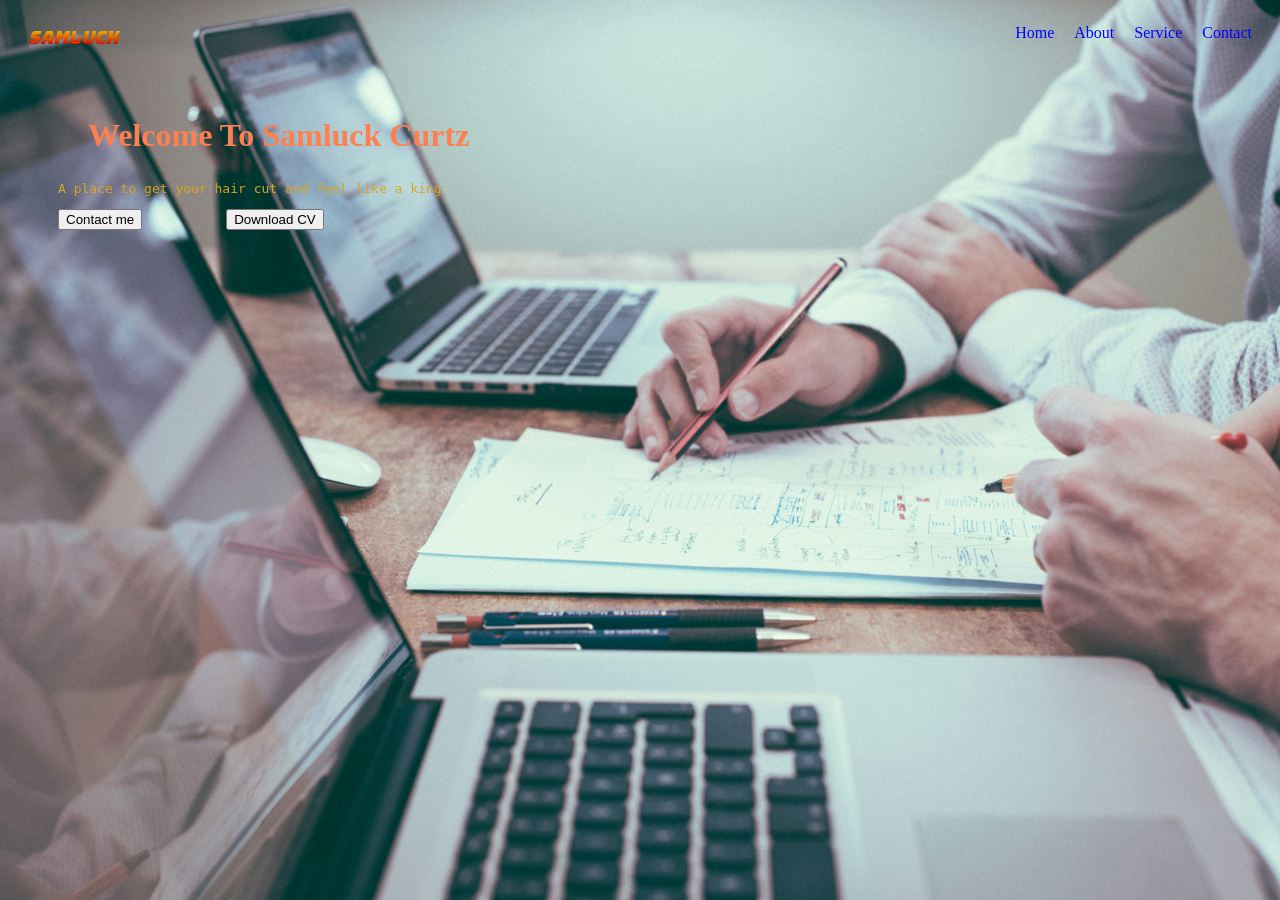
<file: index.html>
<!DOCTYPE html>
<html lang="en">
<head>
    <meta charset="UTF-8">
    <meta name="viewport" content="width=device-width, initial-scale=1.0">
    <title>Document</title>
    <link rel="stylesheet" href="style.css">
    <link rel="preconnect" href="https://fonts.googleapis.com">
<link rel="preconnect" href="https://fonts.gstatic.com" crossorigin>
<link href="https://fonts.googleapis.com/css2?family=Bungee+Spice&display=swap" rel="stylesheet">
</head>
<body>
    <header>
        <p class="luck">Samluck</p>
        <nav>
            <ul>
                <li>Home</li>
                <li>About</li>
                <li>Service</li>
                <li>Contact</li>
            </ul>
        </nav>
    </header>

    <section>
        <div class="LOST">
           <h1 class="lust">Welcome To Samluck Curtz</h1>
         <p class="lost">A place to get your hair cut and feel like a king</p>
       </div>
       <div class="loop">
         <button class="last">Contact me</button>
         <button class="pc">Download CV</button>
        </div>

    </section>

    

</body>
</html>
</file>
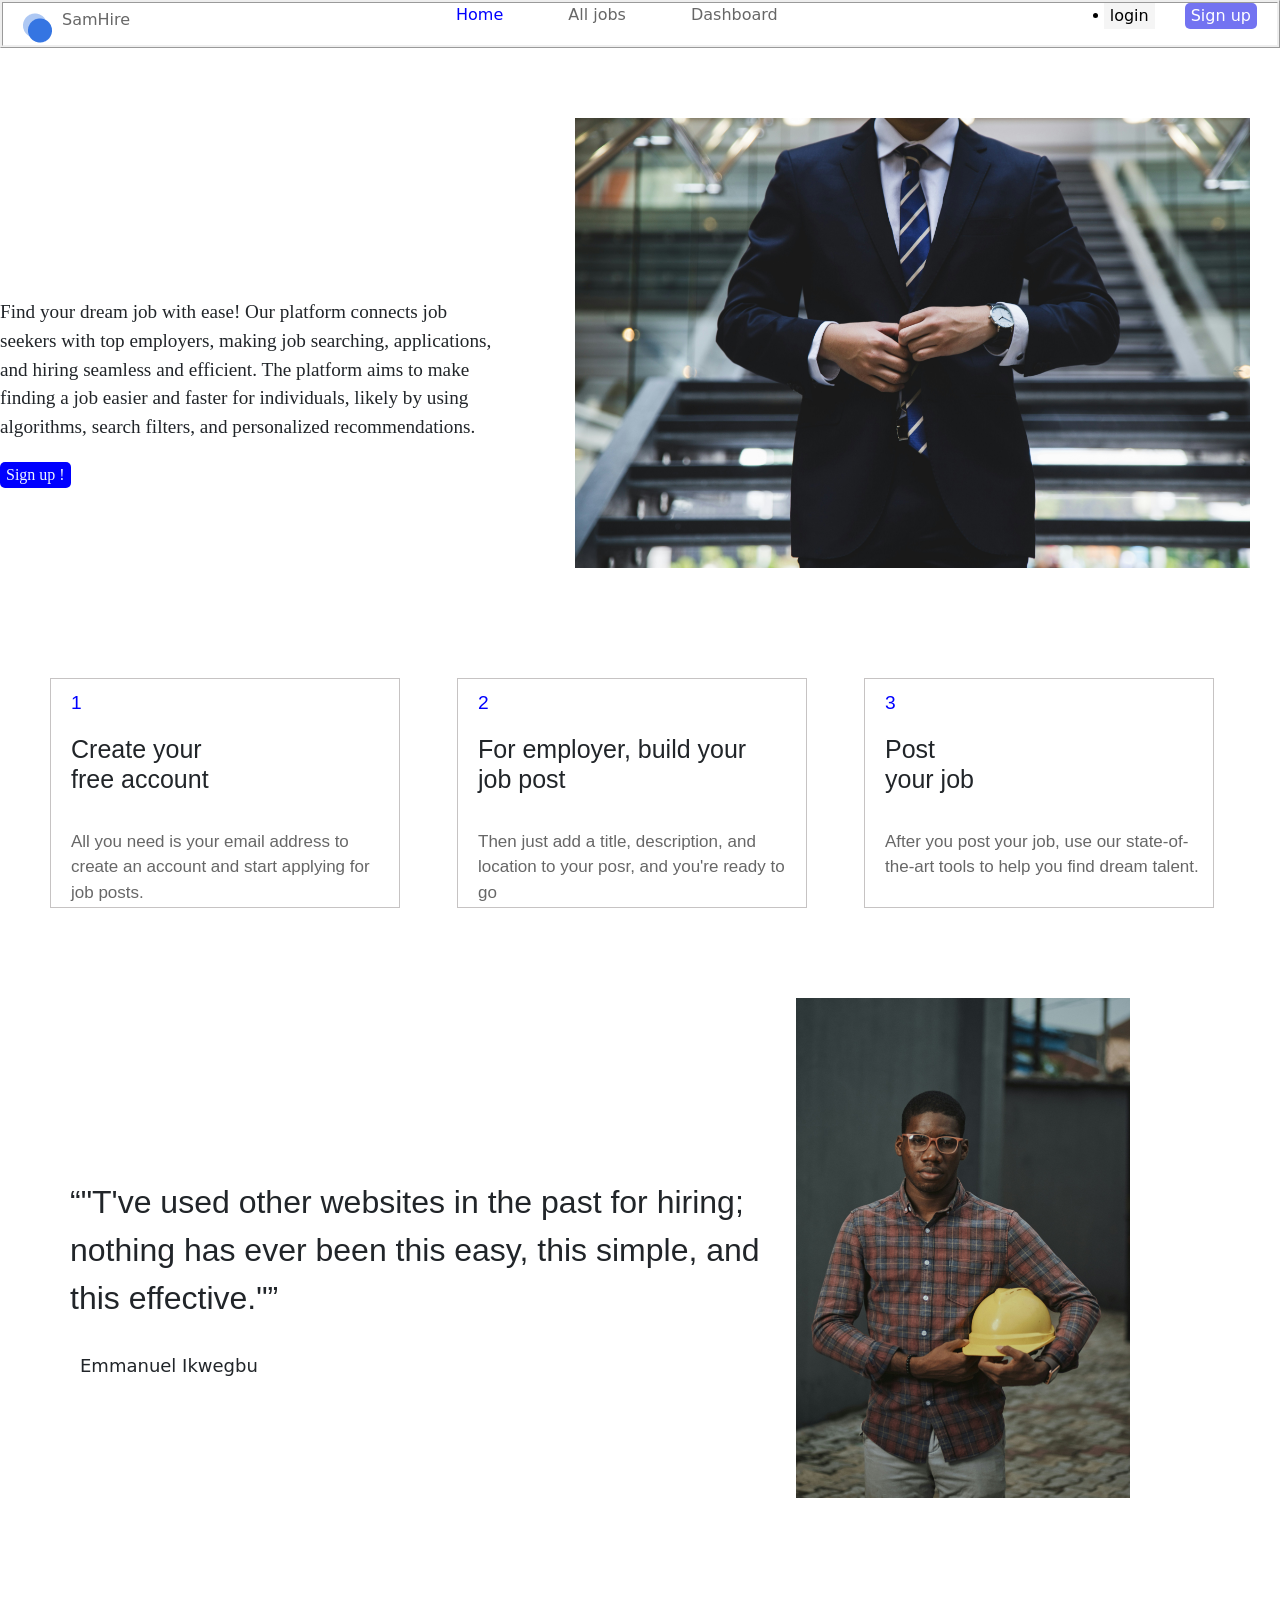
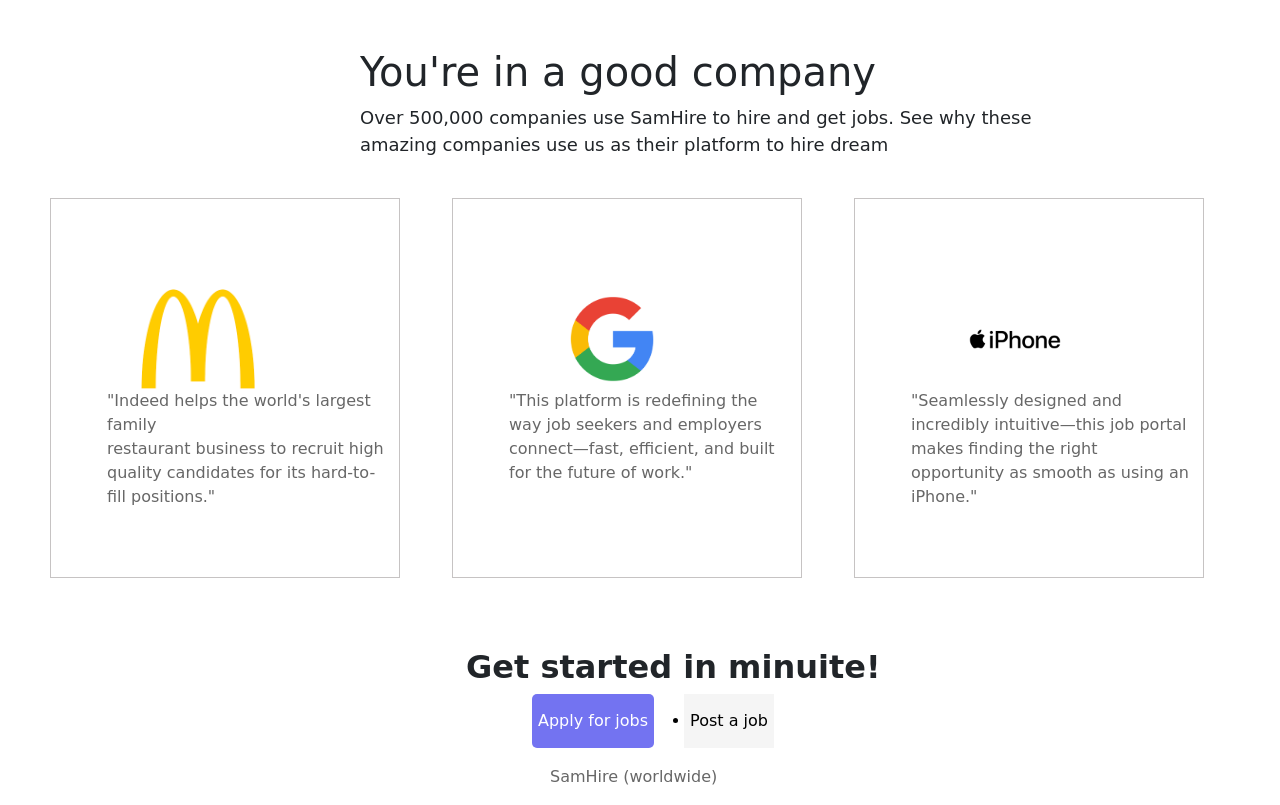
<file: index1.html>
<!DOCTYPE html>
<html lang="en">
<head>
    <meta charset="UTF-8">
    <meta name="viewport" content="width=device-width, initial-scale=1.0">
    <title>Document</title>
    <link rel="stylesheet" href="style1.css">
    <link href="http://cdn.jsdelivr.net/npm/bootstrap@5.3.3/dist/css/bootstrap.min.css" rel="stylesheet">
</head>
<body>
    <header>
      <div class="logo">
        <img src="./logo.png" alt="" class="logo">
        <p class="sam">SamHire</p>
      </div>
            <nav class="home">
                <ul class="home">
                    <li class="hoome" onclick="document.location='http://127.0.0.1:5500/index1.html'">Home</li>
                    <li class="alljobs" onclick="document.location='http://127.0.0.1:5500/login.html'">All jobs</li>
                    <li class="dash">Dashboard</li>
                </ul>
            </nav>
            <nav class="log">
                <ul class="log">
                    <button class="log1" onclick="document.location='http://127.0.0.1:5500/login.html'"><li>login</li></button>
                    <button class="log2" onclick="document.location='http://127.0.0.1:5500/signup.html'"><li>Sign up</li></button>
                </ul>
            </nav>
        </nav>

        </div>
    </header>
<div class="text" >
    <p class="find">Find your dream job with ease! Our platform connects job seekers with top employers, making job searching, applications, and hiring seamless and efficient. The platform aims to make finding a job easier and faster for individuals, likely by using algorithms, search filters, and personalized recommendations.
        <br>
        <button class="sign" onclick="document.location='http://127.0.0.1:5500/signup.html'">Sign up !</button>
        
    </p>
    <img src="./suit.jpg" alt="" class="suit ">
</div>

    <div class="all">
        <div class="create">
            <p class="num1">1 <br>
             <h1 class="man">Create your <br>free account </h1>
             <p class="dri">All you need is your email address to create an account and start applying for job posts.</p>
            </p>
        </div>
    

        <div class="for">
            <p class="num2">2 <br>
                <h1 class="mas">For employer, build your <br>job post</h1>
                <p class="dry">Then just add a title, description, and location to your posr, and you're ready to go</p>
            </p>
        </div>
    
        <div class="post">
            <p class="num3">3 <br>
                <h1 class="mah">Post <br>your job</h1>
                <p class="drp">After you post your job, use our state-of-the-art tools to help you find dream talent.</p>
            </p>
        </div>
    </div>

    <div class="frod">
        <div>
           <p class="test"><q>"T've used other websites in the past for hiring; nothing has ever been this easy, this simple, and this effective."</q></p>
           <p class="name">Emmanuel Ikwegbu</p>
        </div>

        <img src="./image.png" alt="" class="git">
    </div>

    <div class="eeg">
        <h1 class="egg">You're in a good company</h1>
        <p class="yam">Over 500,000 companies use SamHire to hire and get jobs. See why these <br>amazing companies use us as their platform to hire dream</p>
    </div>

    <div class="book">
        <div class="look">
            <img src="./mic.png" alt="" class="pict">
            <p class="rook">"Indeed helps the world's largest family <br> restaurant business to recruit high <br> quality candidates for its hard-to-fill positions."</p>
        </div>

        <div class="pook">
            <img src="./goggle.png" alt="" class="pictu">
            <p class="roook">"This platform is redefining the <br> way job seekers and employers <br> connect—fast, efficient, and built <br> for the future of work."</p>
        </div>

        <div class="mook">
            <img src="./iphone-logo.png" alt="" class="pictur">
            <p class="rooook">"Seamlessly designed and <br> incredibly intuitive—this job portal <br> makes finding the right <br> opportunity as smooth as using an <br> iPhone."</p>
        </div>

    </div>

    <h1 class="eggroll">Get started in minuite!</h1>

    <nav class="logg">
        <ul class="log">
            <button class="logg1" onclick="document.location='http://127.0.0.1:5500/login.html'"><li>Apply for jobs</li></button>
            <button class="logg2" onclick="document.location='http://127.0.0.1:5500/login.html'"><li>Post a job</li></button>
        </ul>
    </nav>

    <p class="sam1">SamHire (worldwide)</p>
    
</body>
</html>
</file>
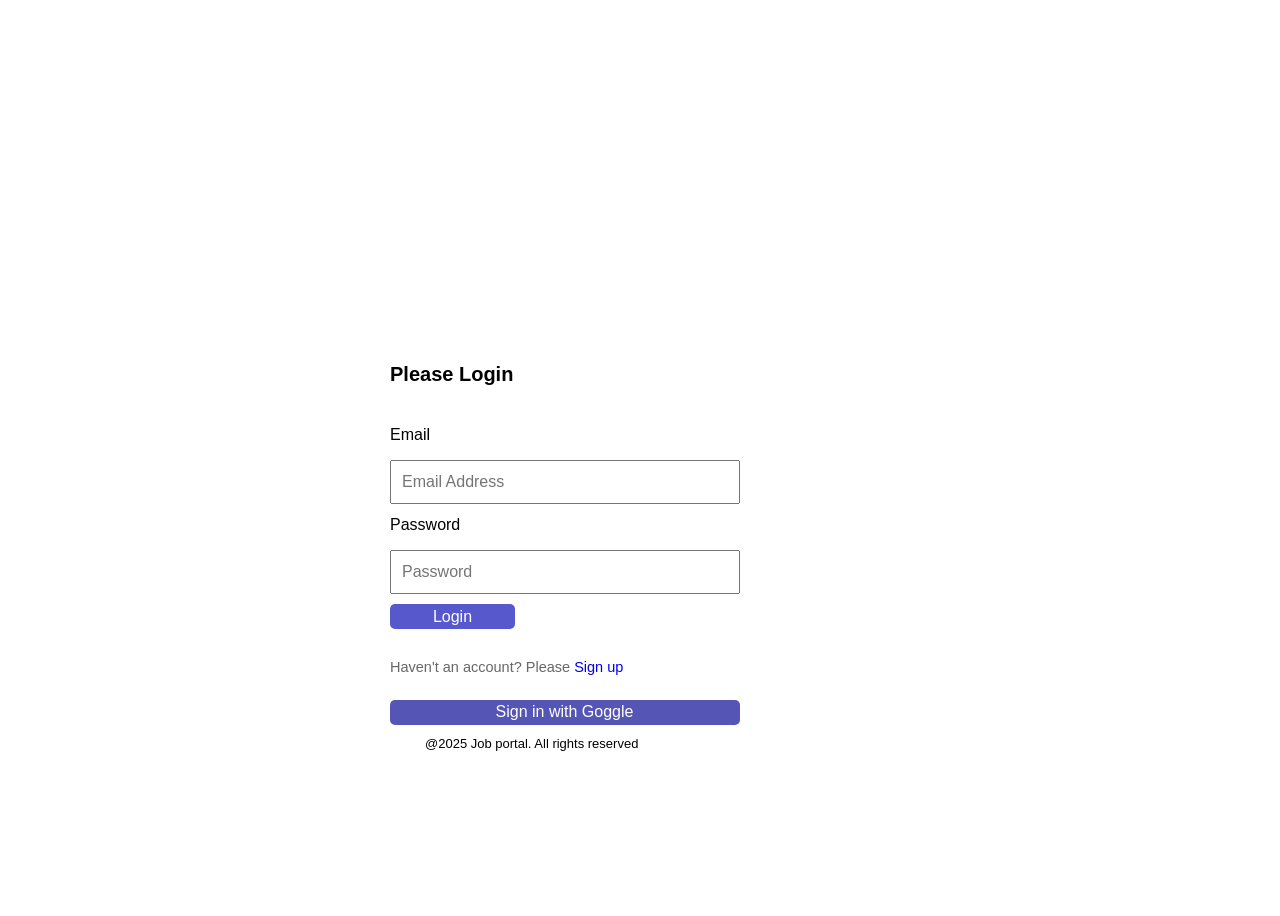
<file: login.html>
<!DOCTYPE html>
<html lang="en">
<head>
    <meta charset="UTF-8">
    <meta name="viewport" content="width=device-width, initial-scale=1.0">
    <title>Login form</title>
    <link rel="stylesheet" href="style2.css">
</head>
<body>
    <div class="wrapper">
        <form action="">
            <h1 class="pl">Please Login</h1>
            <div class="input-box">
                <P class="email">Email</P>
                <input type="text" placeholder="Email Address"
                required>
            </div>
            <div class="input-box">
                <p>Password</p>
                <input type="Password" placeholder="Password"
                required> <br>

                <button type="submit" class="btn">Login</button>

                <div class="register-link">
                    <p class="haven">Haven't an account? Please <a href='http://127.0.0.1:5500/signup.html'>Sign up</a></p>
                    
                </div>
                <i class='bx bxl-google'></i>
                <button class="signin">Sign in with Goggle</button>

                <p class="text">@2025 Job portal. All rights reserved</p>
                
        </form>
    </div>
</body>
</html>
</file>
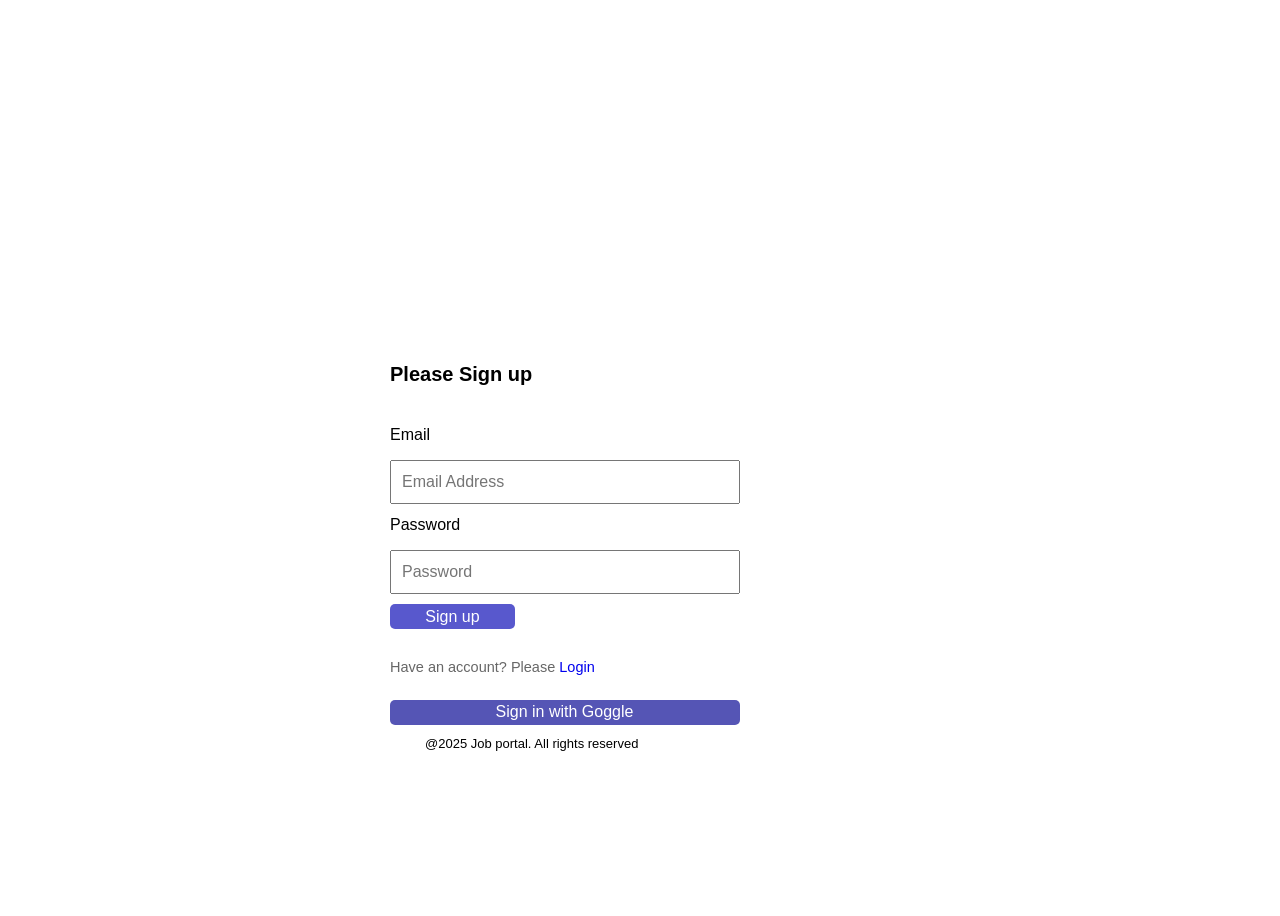
<file: signup.html>
<!DOCTYPE html>
<html lang="en">
<head>
    <meta charset="UTF-8">
    <meta name="viewport" content="width=device-width, initial-scale=1.0">
    <title>Sign up</title>
    <link rel="stylesheet" href="style3.css">
</head>
<body>
    <div class="wrapper">
        <form action="">
            <h1 class="pl">Please Sign up</h1>
            <div class="input-box">
                <P class="email">Email</P>
                <input type="text" placeholder="Email Address"
                required>
            </div>
            <div class="input-box">
                <p>Password</p>
                <input type="Password" placeholder="Password"
                required> <br>

                <button type="submit" class="btn">Sign up</button>

                <div class="register-link">
                    <p class="have">Have an account? Please <a href='http://127.0.0.1:5500/login.html'>Login</a></p>
                </div>

                <button class="signin">Sign in with Goggle</button>

                <p class="text">@2025 Job portal. All rights reserved</p>
                
        </form>
    </div>
</body>
</html>
</file>
<file: style.css>
html {
   background-image: url(./scott-graham-5fNmWej4tAA-unsplash.jpg);
   background-size: cover;
   background-attachment: fixed;
}

header{
    display: flex;
    justify-content: space-between;
    padding: 0 20px 0 20px;
    color: rgb(0, 4, 252);
}

nav ul{
    display: flex;
    gap: 20px;
    list-style-type: none;
}

.luck{
    font-family: "Bungee Spice", sans-serif;
    font-size: large;
    font-style: italic;
}

.lust{
   color: coral;  
   font-size: xx-large;
    font-family: Georgia, 'Times New Roman', Times, serif;
    margin-left: 30px;

}
.lost{
    color: goldenrod;
    font-family: monospace;
    font-size: medium;
}

.LOST{
    margin: 50px 0 0 50px;
}

.loop{
    margin-left: 50px;
}

.pc{
    margin-left: 80px;
}

.last{
    
}
</file>
<file: style1.css>
.jobs{
   text-align: center;
   margin-top: -30px;
}
.hire{
    margin-left: 50px;
    font-family: fantasy;
}

.logo{
    display: flex;
}

header{
    display: flex;
    justify-content: space-between;
    padding: 0 20px 0 20px;
    border-style: ridge;
}

.sam{
    margin-left: 10px;
    display: flex;
    color: rgb(103, 103, 103);
}

.logo{
    height: 30px;
    margin-top: 5px;
}

nav ul{
    display: flex;
    gap: 30px;
}

.home{
    display: flex;
    list-style-type: none;
    gap: 65px;
}

.alljobs {
    cursor: pointer;
    color: rgb(103, 103, 103);
}

.hoome {
    cursor: pointer;
    color: blue;
}

.dash{
    cursor: pointer;
    color: rgb(103, 103, 103);
}
}

.log{
    display: flex;
    list-style-type: none;
    gap: 15px;
}
.suit{
    margin: 70px;
    margin-right: 30px;
    height: 450px;
    width: 800px;
}
.text{
    display: flex;
}

.find{
    margin-top: 250px;
    font-size: larger;
    font-family: initial;
}
.sign{
    background-color: blue;
    font-size: medium;
    margin-top: 20px;
    color: aliceblue;
    border: none;
    border-radius: 5px;
    cursor: pointer;
}

.all{
    display: flex;
    margin-left: -20px;
    margin-top: 20px;
    padding: 20px;
    gap: 7px;
}

.create{
    border: 1px groove rgb(198, 195, 195);
    width: 350px;
    height: 230px;
    background: transparent;
    box-shadow: black;
    padding: 10px;
    margin: 0 0 0 50px;
    transition: transform 0.5s ease, background o.3s ease;
}

.create:hover {
    transform: scale(1.1);
}

.for{
    border: 1px solid rgb(198, 195, 195);
    width: 350px;
    height: 230px;
    background: transparent;
    box-shadow: black;
    padding: 10px;
    margin: 0 0 0 50px;
    transition: transform 0.5s ease, background o.3s ease;
}

.for:hover {
    transform: scale(1.1);
}

.post{
    border: 1px solid rgb(198, 195, 195);
    width: 350px;
    height: 230px;
    background: transparent;
    padding: 10px;
    margin: 0 0 0 50px;
    transition: transform 0.5s ease, background o.3s ease;
}

.post:hover {
    transform: scale(1.1);
}

.num1{
    color: blue;
    font-size: larger;
    font-family: "Poetsen One", sans-serif;
    margin-left: 10px;
}

.man {
    font-family: "Roboto",sans-serif;
    margin-left: 10px;
    font-size: 25px;
}

.dri {
    margin-top: 35px;
    font-size: 17px;
    margin-left: 10px;
    font-family: "Roboto",sans-serif;
    color: rgb(103, 103, 103);
}

.num2{
    color: blue;
    font-size: larger;
    font-family: "Poetsen One", sans-serif;
    margin-left: 10px;
}

.mas {
    font-family: "Roboto",sans-serif;
    margin-left: 10px;
    font-size: 25px;
}

.dry {
    margin-top: 35px;
    font-size: 17px;
    margin-left: 10px;
    font-family: "Roboto",sans-serif;
    color: rgb(103, 103, 103);
}

.num3{
    color: blue;
    font-size: larger;
    font-family: "Poetsen One", sans-serif;
    margin-left: 10px;
}

.mah {
    font-family: "Roboto",sans-serif;
    margin-left: 10px;
    font-size: 25px;
}

.drp {
    margin-top: 35px;
    font-size: 17px;
    margin-left: 10px;
    font-family: "Roboto",sans-serif;
    color: rgb(103, 103, 103);
}

.arc{
    margin: 70px;
    margin-right: 30px;
    height: 450px;
    width: 800px;
}

.log1 {
    cursor: pointer;
    background: whitesmoke;
    border: none;
}

.log2 {
    cursor: pointer;
    background: rgb(115, 115, 241);
    border: none;
    color: white;
    border-radius: 5px;
}

.frod{
    display: flex;
    background-color:white;
}

.name {
    margin: 80px;
    margin-top: 30px;
    font-size: large;
}

.git{
    margin-top: 70px;
    margin-right: 150px;
    width: 650px;
    height: 500px;
}

.test{
    margin-top: 250px;
    font-size: xx-large;
    font-family: Impact, Haettenschweiler, 'Arial Narrow Bold', sans-serif;
    margin-left: 70px;
}

.eeg {
    margin-left: 360px;
    margin-top: 150px;
    font-size: large;
}

.book {
    display: flex;
    margin-left: -20px;
    margin-top: 20px;
    padding: 20px;
    gap: 2px;
}

.look {
    border: 1px groove rgb(198, 195, 195);
    width: 350px;
    height: 380px;
    background: transparent;
    box-shadow: black;
    padding: 10px;
    margin: 0 0 0 50px;
}

.pook {
    border: 1px groove rgb(198, 195, 195);
    width: 350px;
    height: 380px;
    background: transparent;
    box-shadow: black;
    padding: 10px;
    margin: 0 0 0 50px;
}

.mook {
    border: 1px groove rgb(198, 195, 195);
    width: 350px;
    height: 380px;
    background: transparent;
    box-shadow: black;
    padding: 10px;
    margin: 0 0 0 50px;
}

.pict {
    margin-top: 80px;
    height: 100px;
    margin-left: 80px;
}

.pictu {
    margin-top: 80px;
    height: 100px;
    margin-left: 100px;
}

.pictur {
    margin-top: 80px;
    height: 100px;
    margin-left: 100px;
}

.rook {
    margin-left: 46px;
    color: rgb(103, 103, 103);
}

.roook {
    margin-left: 46px;
    color: rgb(103, 103, 103);
}

.rooook {
    margin-left: 46px;
    color: rgb(103, 103, 103);
}

.eggroll {
    margin-left: 466px;
    margin-top: 50px;
    font-size: xx-large;
    font-weight: bold;
    margin-bottom: 8px;
}

.logg {
    display: flex;
    list-style-type: none;
    gap: 15px;
    margin-left: 500px;
    margin-top: 5px;
    height: 70px;
}

.logg1 {
    cursor: pointer;
    border: none;
    background: rgb(115, 115, 241);
    color: white;
    border-radius: 5px;
}

.logg2 {
    cursor: pointer;
    background: whitesmoke;
    border: none;
}

.sam1 {
    margin-left: 550px;
    margin-top: 1px;
    color: rgb(103, 103, 103);
}
</file>
<file: style2.css>
* {
    margin: o;
    padding: 0;
    box-sizing: border-box;
    font-family: "Poppins", sans-serif;
}

body {
    display: flex;
    justify-content: center;
    align-items: center;
    min-height: 100vh;
    background: white;
}

.wrapper {
    width: 580px;
    background: whites;
    border-radius: 10px;
    padding: 30px 40px;
    border-color: whitesmoke;
}

.pl {
    font-size: 20px;
    margin-bottom: 5px;
}

.wrapper .input-box {
    width: 100%;
    height: 50px;
    margin-top: 40px;
}

.input-box input {
    width: 70%;
    height: 2%;
    font-size: 16px;
    padding: 20px 20px 20px 10px;
}

.btn {
    margin: 10px;
    font-size: 16px;
    width: 25%;
    background: rgb(88, 88, 205);
    outline: none;
    border: none;
    border-radius: 5px;
    height: 25px;
    cursor: pointer;
    font-size: 16px;
    color: #fff;
    margin-left: -0px;
}

.register-link {
    font-size: 14.5px;
    margin-top: 20px;
}

.register-link p a {
    text-decoration: none;
}

.signin {
    margin: 10px;
    font-size: 16px;
    width: 70%;
    background: rgb(85, 85, 181);
    outline: none;
    border: none;
    border-radius: 5px;
    height: 25px;
    cursor: pointer;
    font-size: 16px;
    color: #fff;
    margin-left: -0.5px;
}

.text {
    display: flex;
    margin-top: 1px;
    font-size: small;
    text-align: center;
    margin-left: 35px;
}

.haven {
    color: rgb(103, 103, 103);
}
</file>
<file: style3.css>
*  {
    margin: o;
    padding: 0;
    box-sizing: border-box;
    font-family: "Poppins", sans-serif;
}

body {
    display: flex;
    justify-content: center;
    align-items: center;
    min-height: 100vh;
    background: white;
}

.wrapper {
    width: 580px;
    background: whites;
    border-radius: 10px;
    padding: 30px 40px;
    border-color: whitesmoke;
}

.pl {
    font-size: 20px;
    margin-bottom: 5px;
}

.wrapper .input-box {
    width: 100%;
    height: 50px;
    margin-top: 40px;
}

.input-box input {
    width: 70%;
    height: 2%;
    font-size: 16px;
    padding: 20px 20px 20px 10px;
}

.btn {
    margin: 10px;
    font-size: 16px;
    width: 25%;
    background: rgb(88, 88, 205);
    outline: none;
    border: none;
    border-radius: 5px;
    height: 25px;
    cursor: pointer;
    font-size: 16px;
    color: #fff;
    margin-left: -0px;
}

.register-link {
    font-size: 14.5px;
    margin-top: 20px;
}

.register-link p a {
    text-decoration: none;
}

.signin {
    margin: 10px;
    font-size: 16px;
    width: 70%;
    background: rgb(85, 85, 181);
    outline: none;
    border: none;
    border-radius: 5px;
    height: 25px;
    cursor: pointer;
    font-size: 16px;
    color: #fff;
    margin-left: -0.5px;
}

.text {
    display: flex;
    margin-top: 1px;
    font-size: small;
    text-align: center;
    margin-left: 35px;
}

.have {
    color: rgb(103, 103, 103);
}
</file>
